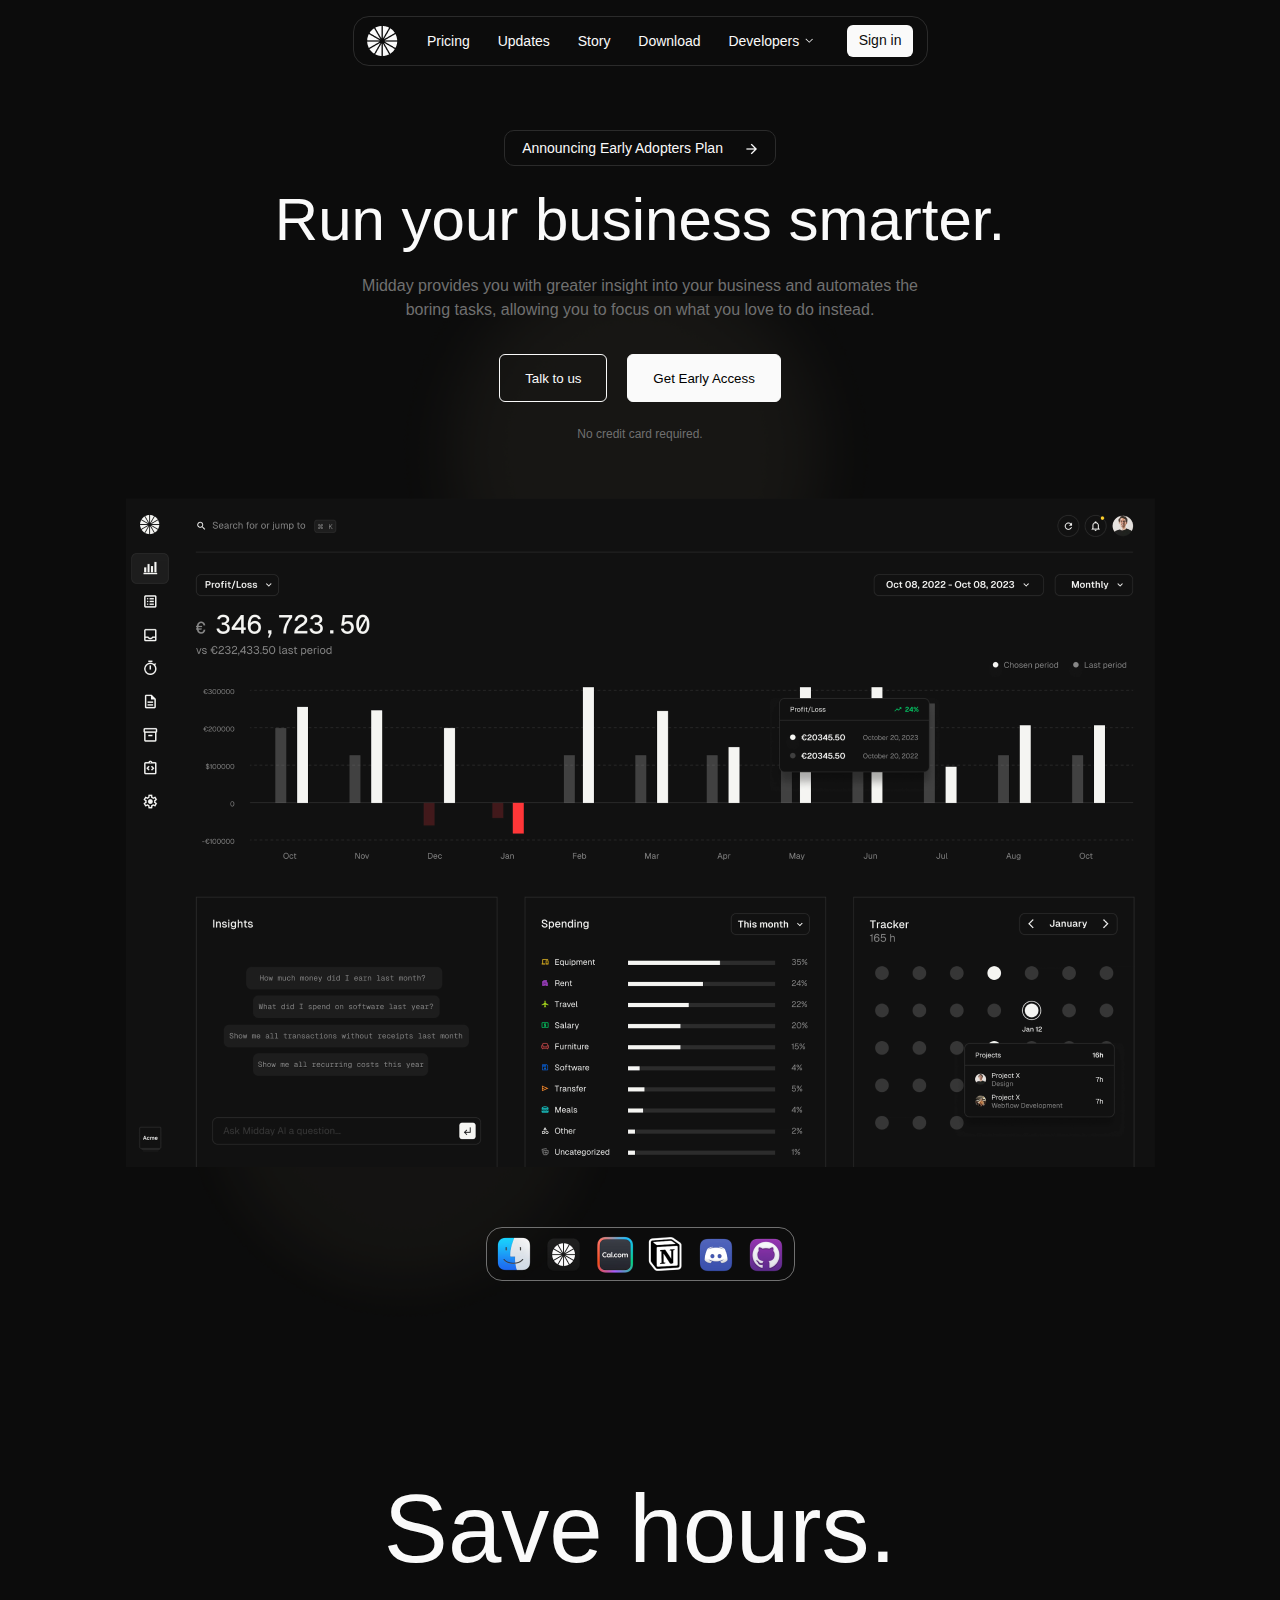
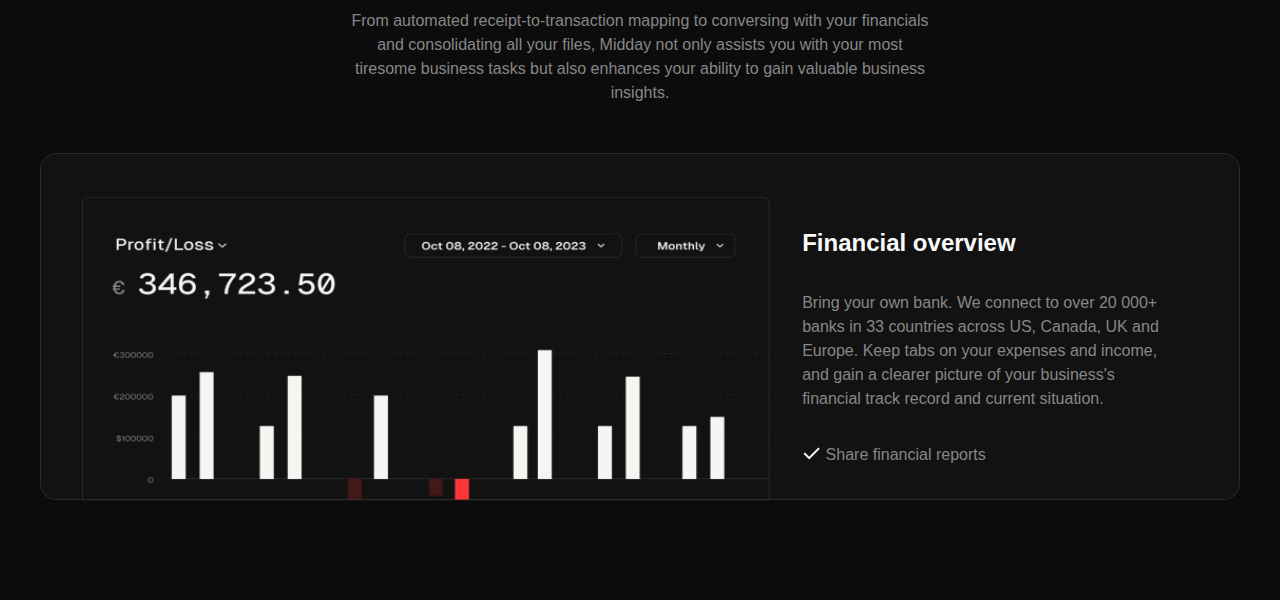
<file: index.html>
<!DOCTYPE html>
<html lang="en">

  <head>
    <meta charset="UTF-8">
    <meta name="viewport" content="width=device-width, initial-scale=1.0">

    <link rel="stylesheet" href="./assets/css/styles.css">
    <title>Test task</title>
  </head>

  <body>
    <div class="container">
      <!-- Navbar -->
      <div class="navbar__top">
        <div class="navbar">
          <a href="/" class="logo"><img src="./assets/images/icons/logo.png" /></a>
          <nav class="navbar__menu-main">
            <ul>
              <li><a href="#">Pricing</a></li>
              <li><a href="#">Updates</a></li>
              <li><a href="#">Story</a></li>
              <li><a href="#">Download</a></li>
              <li class="navbar__submenu">
                <a href="#">Developers <img
                    src="./assets/images/icons/arrow-down.png" /> </a>
                <ul class="navbar__submenu--sub">
                  <li><a href="#">API</a></li>
                  <li><a href="#">Resources</a></li>
                  <li><a href="#">Extensions</a></li>
                </ul>
              </li>
              <li class="sign-in-button sign-in-button--mobile">
                <a href="#" class="sign-in-button">Sign in</a>
              </li>
            </ul>
          </nav>
          <a href="#" class="sign-in-button sign-in-button--desk">Sign in</a>
          <div class="navbar__menu-toggle">
            <div class="hamburger-menu">&#9776;</div>
          </div>
        </div>

      </div>
      <!-- End Navbar -->

      <!-- Get Started -->
      <div class="get-started">
        <div class="get-started__box">
          <p class="border-1">Announcing Early Adopters Plan <img
              src="./assets/images/icons/arrow-right.png" alt class="arrow-animation">
          </p>
          <h1>Run your business smarter.</h1>

          <p class="description">
            Midday provides you with greater insight into your business and automates the 
boring tasks, allowing you to focus on what you love to do instead.
          </p>

          <div class="group-buttons">
            <button type="button" class="button btn-transparent">
              Talk to us
            </button>
            <button type="button" class="button btn-white">
              Get Early Access
            </button>
          </div>

          <p class="note">
            No credit card required.
          </p>
        </div>
        <img src="./assets/images/demo/bg-layer.png" alt="Demo" class="bg-layer" />
      </div>
      <!-- End Get Started -->
      
      <!-- Image Demo -->
      <div class="image-demo">
        <img src="./assets/images/demo/image-demo-1.png" alt="Demo" />
        <img src="./assets/images/demo/bg-layer.png" alt="Demo" class="bg-layer" />
      </div>
      <!-- End Image Demo -->
     
      <!-- Group social-->
      <div class="socials">
        <div class="social__box">
          <a href="#"><img src="./assets/images/icons/finder.png" alt="Finder" /></a>  
          <a href="#"><img src="./assets/images/icons/btn-logo.png" alt="Logo" /></a>  
          <a href="#"><img src="./assets/images/icons/cal.png" alt="Cal.com" /></a>  
          <a href="#"><img src="./assets/images/icons/notion.png" alt="Notion" /></a>  
          <a href="#"><img src="./assets/images/icons/discord.png" alt="Discord" /></a>  
          <a href="#"><img src="./assets/images/icons/github.png" alt="Github" /></a>  
        </div>
      </div>
      <!-- End Group social-->
      
      <!-- Save hours -->
      <div class="save-hours">
        <div class="save-hours__box">
          <h1>Save hours.</h1>
          <p class="description">
            From automated receipt-to-transaction mapping to conversing with your financials 
            and consolidating all your files, Midday not only assists you with your most 
            tiresome business tasks but also enhances your ability to gain valuable business 
            insights.
          </p>

          <div class="save-hours__overview">
            <div class="left">
              <img src="./assets/images/demo/save-hour-demo.png" alt="">
            </div>
            <div class="right">
              <h4>Financial overview</h4>
              <p>Bring your own bank. We connect to over 20 000+ banks in 33 
                countries across US, Canada, UK and Europe. Keep tabs on your 
                expenses and income, and gain a clearer picture of your 
                business's financial track record and current situation.</p>
                <p> <img src="./assets/images/icons/check.png" alt=""> Share financial reports</p>
            </div>
          </div>
          
        </div>
      </div>
      <!-- End Save hours -->
    </div>

    <script src="./assets/js/main.js"></script>
  </body>

</html>
</file>
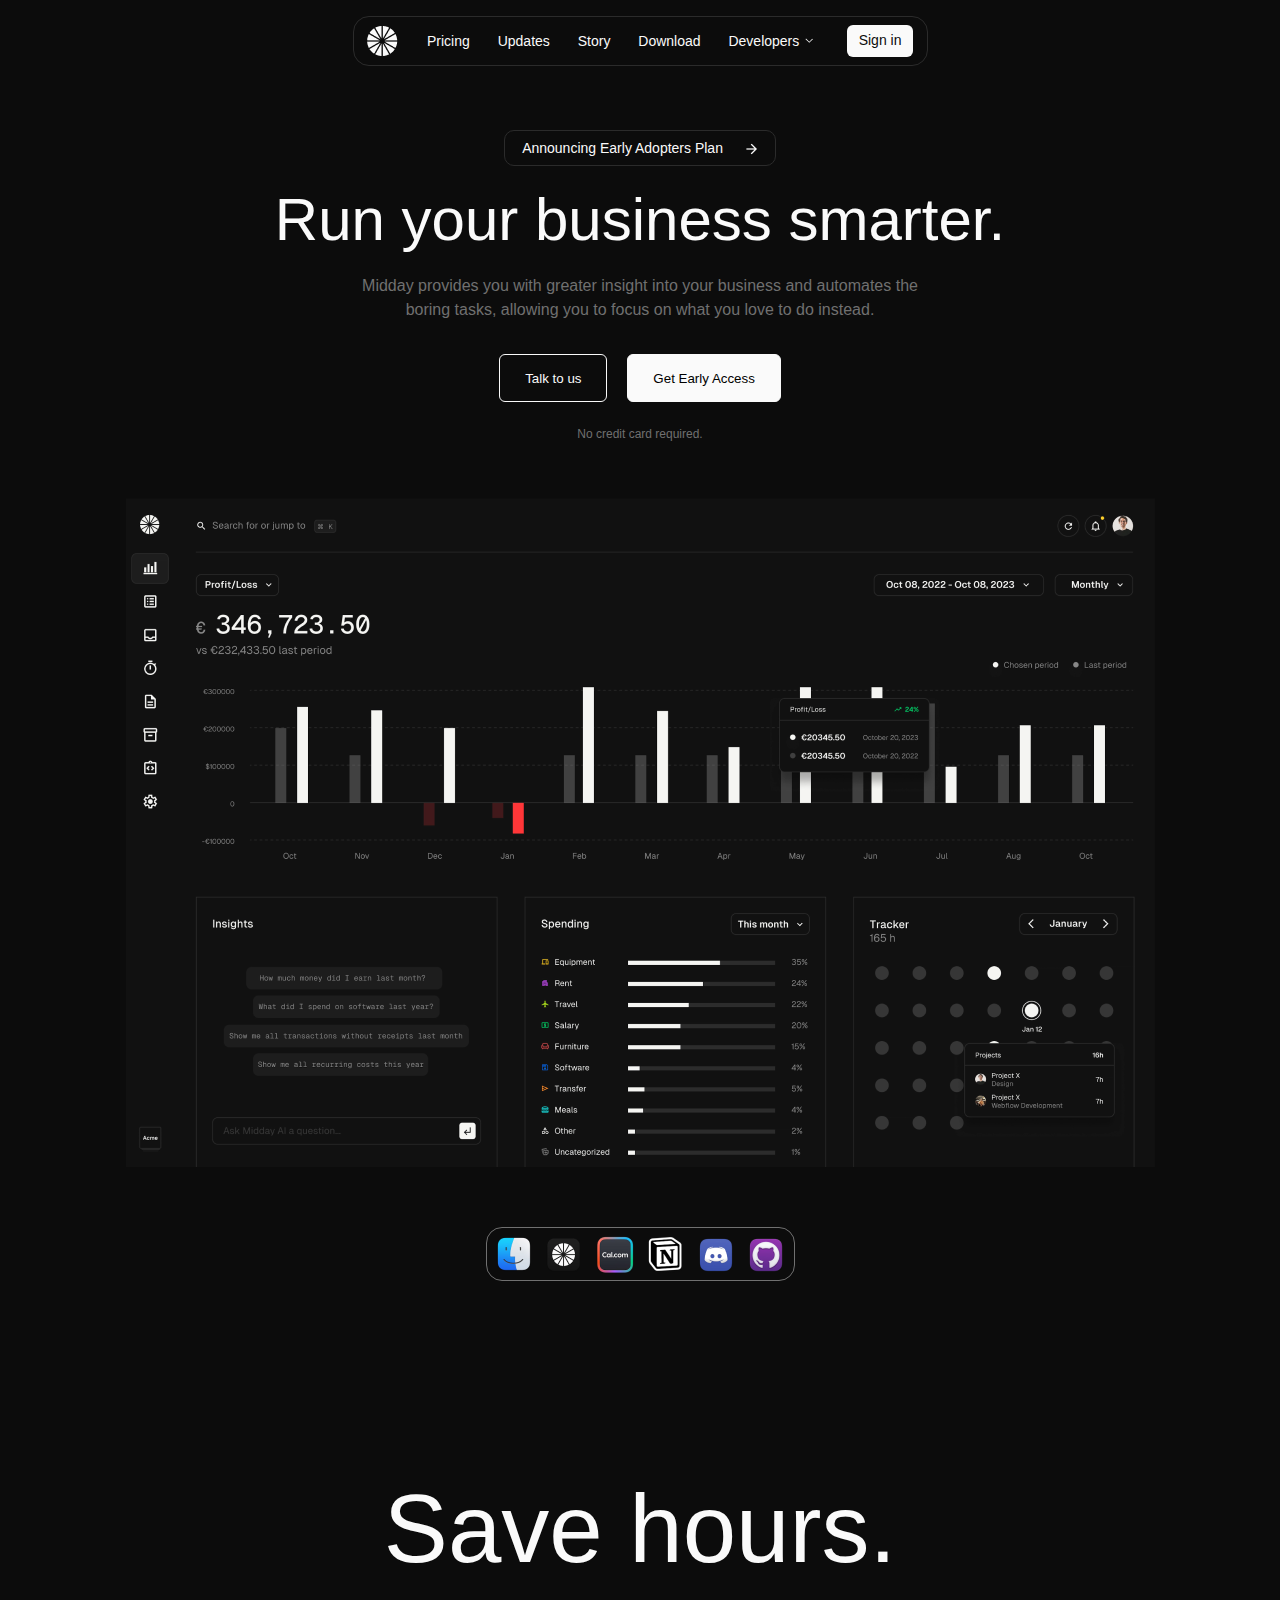
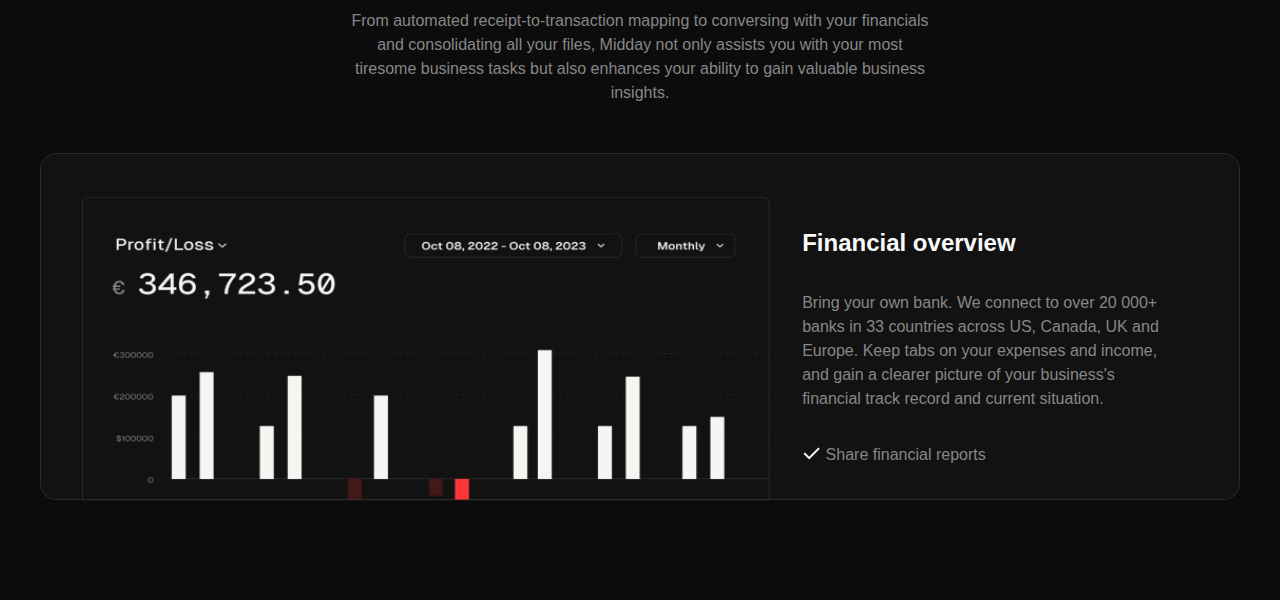
<file: dist/index.html>
<!DOCTYPE html>
<html lang="en">

  <head>
    <meta charset="UTF-8">
    <meta name="viewport" content="width=device-width, initial-scale=1.0">

    <link rel="stylesheet" href="../assets/css/styles.css">
    <title>Test task</title>
  </head>

  <body>
    <div class="container">
      <!-- Navbar -->
      <div class="navbar__top">
        <div class="navbar">
          <a href="/" class="logo"><img src="../assets/images/icons/logo.png" /></a>
          <nav class="navbar__menu-main">
            <ul>
              <li><a href="#">Pricing</a></li>
              <li><a href="#">Updates</a></li>
              <li><a href="#">Story</a></li>
              <li><a href="#">Download</a></li>
              <li class="navbar__submenu">
                <a href="#">Developers <img
                    src="../assets/images/icons/arrow-down.png" /> </a>
                <ul class="navbar__submenu--sub">
                  <li><a href="#">API</a></li>
                  <li><a href="#">Resources</a></li>
                  <li><a href="#">Extensions</a></li>
                </ul>
              </li>
              <li class="sign-in-button sign-in-button--mobile">
                <a href="#" class="sign-in-button">Sign in</a>
              </li>
            </ul>
          </nav>
          <a href="#" class="sign-in-button sign-in-button--desk">Sign in</a>
          <div class="navbar__menu-toggle">
            <div class="hamburger-menu">&#9776;</div>
          </div>
        </div>

      </div>
      <!-- End Navbar -->

      <!-- Get Started -->
      <div class="get-started">
        <div class="get-started__box">
          <p class="border-1">Announcing Early Adopters Plan <img
              src="../assets/images/icons/arrow-right.png" alt class="arrow-animation">
          </p>
          <h1>Run your business smarter.</h1>

          <p class="description">
            Midday provides you with greater insight into your business and automates the 
boring tasks, allowing you to focus on what you love to do instead.
          </p>

          <div class="group-buttons">
            <button type="button" class="button btn-transparent">
              Talk to us
            </button>
            <button type="button" class="button btn-white">
              Get Early Access
            </button>
          </div>

          <p class="note">
            No credit card required.
          </p>
        </div>

      </div>
      <!-- End Get Started -->
      
      <!-- Image Demo -->
      <div class="image-demo">
        <img src="../assets/images/demo/image-demo-1.png" alt="Demo" />
      </div>
      <!-- End Image Demo -->
     
      <!-- Group social-->
      <div class="socials">
        <div class="social__box">
          <a href="#"><img src="../assets/images/icons/finder.png" alt="Finder" /></a>  
          <a href="#"><img src="../assets/images/icons/btn-logo.png" alt="Logo" /></a>  
          <a href="#"><img src="../assets/images/icons/cal.png" alt="Cal.com" /></a>  
          <a href="#"><img src="../assets/images/icons/notion.png" alt="Notion" /></a>  
          <a href="#"><img src="../assets/images/icons/discord.png" alt="Discord" /></a>  
          <a href="#"><img src="../assets/images/icons/github.png" alt="Github" /></a>  
        </div>
      </div>
      <!-- End Group social-->
      
      <!-- Save hours -->
      <div class="save-hours">
        <div class="save-hours__box">
          <h1>Save hours.</h1>
          <p class="description">
            From automated receipt-to-transaction mapping to conversing with your financials 
            and consolidating all your files, Midday not only assists you with your most 
            tiresome business tasks but also enhances your ability to gain valuable business 
            insights.
          </p>

          <div class="save-hours__overview">
            <div class="left">
              <img src="../assets/images/demo/save-hour-demo.png" alt="">
            </div>
            <div class="right">
              <h4>Financial overview</h4>
              <p>Bring your own bank. We connect to over 20 000+ banks in 33 
                countries across US, Canada, UK and Europe. Keep tabs on your 
                expenses and income, and gain a clearer picture of your 
                business's financial track record and current situation.</p>
                <p> <img src="../assets/images/icons/check.png" alt=""> Share financial reports</p>
            </div>
          </div>
          
        </div>
      </div>
      <!-- End Save hours -->
    </div>

    <script src="../assets/js/main.js"></script>
  </body>

</html>
</file>
<file: assets/css/styles.css>
:root {
  --background-color-1: #0c0c0c;
  --background-color-2: #fff;
  --background-color-3: #121212;
  --background-color-4: #555;
  --background-color-5: #eee;
  --font-size-12: 12px;
  --font-size-14: 14px;
  --font-size-16: 16px;
  --font-size-24: 24px;
  --font-size-60: 60px;
  --font-weight-normal: 400;
  --font-weight-bold: 700;
  --font-family-1: 'Helvetica', sans-serif;
  --color-font-1: #fafafa;
  --color-font-2: #0c0c0c;
  --color-font-3: #707070;
  --color-font-4: #878787;
  --border-color-1:#2B2B2B;
  --radius-1: 16px;
  --radius-2: 6px;
  --radius-3: 10px;
}

* {
  margin: 0;
  padding: 0;
}

body {
  background-color: var(--background-color-1);
  font-family: var(--font-family-1);
  font-size: var(--font-size-14);
  font-weight: var(--font-weight-normal);
  line-height: 20px;
  color: var(--color-font-1);
  margin: 16px 0 100px
}

a {
  text-decoration: none;
  color: inherit;
}

a:hover {
  text-decoration: none;
}

/*
** Navbar top
*/
.navbar__top {
  width: 100%;
  display: flex;
  justify-content: center;
}

.navbar {
  display: flex;
  justify-content: space-between;
  align-items: center;
  width: 100%;
  border: 1px solid var(--border-color-1);
  padding: 8px 13px;
  border-radius: var(--radius-1);
  max-width: 547px;
  position: relative;
}

.navbar .logo {
  max-width: 30px;
  max-height: 30px;
}

.navbar .logo img {
  object-fit: cover;
}

.navbar__menu-main ul li {
  display: inline-block;
  position: relative;
  padding: 5px 12px;
}

.navbar__menu-main ul li a {
  font-weight: var(--font-weight-normal);
  font-size: var(--font-size-14);
  line-height: 20px;
  color: var(--color-font-1);
  height: 100%;
}

.navbar__menu-main.active {
  display: inline-block;
}

.navbar__submenu--sub {
  display: none;
  margin-top: 0;
  position: absolute;
  top: 100%;
  left: 10px;  
  background-color: var(--background-color-1);
  border: 1px solid var(--border-color-1);
  z-index:1;
  animation: fadeInUp 0.5s ease forwards;
}

.navbar__menu-main .navbar__submenu--sub li,
.navbar__menu-main ul li a {
  display: block;
}

.navbar__menu-main .navbar__submenu--sub li a {
  padding: 5px 12px;
  box-sizing: border-box;
}

.navbar__menu-main .navbar__submenu--sub li:hover {
  background-color: var(--background-color-3);
  border: 1px solid var(--border-color-1);
}

.navbar__menu-main ul > li:hover .navbar__submenu--sub {
  display: block;
}

.container {
  width: 100%; 
  max-width: 1200px; 
  margin-left: auto; 
  margin-right: auto; 
  padding-left: 15px; 
  padding-right: 15px;
}

.sign-in-button {
  display: inline-block;
  padding: 5px 12px;
  background-color: var(--color-font-1);
  border-radius: var(--radius-2);
  color: var(--color-font-2) !important;
  min-height: 32px;
  max-height: 32px;
  box-sizing: border-box;
}

.sign-in-button.sign-in-button--mobile {
  display: none; 
}

.navbar__menu-toggle {
  display: none;
}

.navbar__menu-toggle .hamburger-menu {
  font-size: 42px;
  color: var(--color-font-1);
  cursor: pointer;
}

.border-1 {
  border: 1px solid var(--border-color-1);
  padding: 7px 17px;
  border-radius: var(--radius-3);
  cursor: pointer;
}

.get-started  {
  text-align: center;
  margin-top: 64px;
  position: relative;
}

.get-started img.bg-layer {
  position: absolute;
  bottom: -53%;
  left: 50%;
  transform: translateX(-50%);
  width: 100%;
  height: 100%;
  max-width: 505px;
  max-height: 505px;
  z-index: -1;
  object-fit: cover;
}


.get-started .get-started__box {
  max-width: 738px;
  margin: 0 auto;
}

.get-started .get-started__box p {
  display: inline-block;
}

.get-started .get-started__box p img {
  vertical-align: middle;
  margin-left: 18px;
}

.get-started .get-started__box h1 {
  margin-top: 24px;
  font-size: var(--font-size-60);
  font-weight: var(--font-weight-normal);
  line-height: 60px;
}

.get-started .get-started__box p.description {
  margin-top: 24px;
  line-height: 24px;
  font-size: var(--font-size-16);
  color: var(--color-font-3);
  max-width: 600px; 
}

.get-started .get-started__box p.note {
  margin-top: 24px;
  font-size: var(--font-size-12); 
  line-height: 16px;
  color: var(--color-font-3);
}

.group-buttons {
  margin-top: 32px;
}

.button {
  max-height: 48px;
  padding: 16px 25px;
  border-radius: var(--radius-2);
  cursor: pointer;
  transition: all 0.3s ease;
}

.button:hover {
  background-color: var(--background-color-4);
  transform: translateY(-2px);
  box-shadow: 0 4px 8px rgba(0, 0, 0, 0.2);
}

.btn-white {
  background-color: var(--color-font-1);
  border: 1px solid var(--color-font-1);
}

.btn-white:hover {
  background-color: var(--background-color-5);
}

.btn-transparent {
  background-color: transparent;
  color: var(--color-font-1);
  border: 1px solid var(--color-font-1);
  margin-right: 16px;
}

.btn-transparent:hover {
 
}

/**
** Image demo
*/

.image-demo img.bg-layer {
  position: absolute;
  bottom: -50%;
  left: 12%;
  width: 100%;
  height: 100%;
  max-width: 505px;
  max-height: 505px;
  z-index: -1;
  object-fit: cover;
  opacity: 0.8;
}

.image-demo img {
  width: 100%;
  object-fit: none;
}

/**
** Socials
*/
.socials {
}

.social__box {
  border: 1px solid var(--color-font-3);
  padding: 6px 7px;
  border-radius: var(--radius-1);
  max-width: 293px;
  display: flex;
  justify-content: space-between;
  align-items: center;
  margin: auto;
}

.social__box a {
  max-height: 40px;
  max-width: 40px;
  transition: all 0.3s ease;
  animation: shake 1.5s infinite alternate ease-in-out;
}

.social__box a img {
  width: 100%;
  height: 100%;
  object-fit: cover;
}

/*
** Save hours
*/
.save-hours {
  margin-top: 200px;
}

.save-hours__box {
  margin: auto;
  text-align: center;
}

.save-hours__box h1 {
  font-size: 96px;
  line-height: 96px;
  color: var(--color-font-1);
  font-weight: var(--font-weight-normal);
}

.save-hours__box p {
  margin: 32px auto 0;
  font-size: var(--font-size-16);
  line-height: 24px;
  color: var(--color-font-4);
  max-width: 590px;
}

.save-hours__overview {
  margin-top: 48px;
  display: flex;
  background-color: var(--background-color-3);
  padding: 41px 41px 0 41px;
  border: 1px solid var(--border-color-1);
  border-radius: var(--radius-1);
}

.save-hours__overview .left {
  position: relative;
  width: 100%;
}

.save-hours__overview .left img  {
  height: 100%;
  width: 100%;
  position: absolute;
  bottom: -2px;
  left: 0;
}

.save-hours__overview .right {
  padding: 2rem;
}

.save-hours__overview .right h4 {
  text-align: left;
  font-size: var(--font-size-24);
  line-height: 32px;
}

.save-hours__overview .right p {
  text-align: left;
}

/**
** Animations
*/
@keyframes arrowBounce {
  0%, 100% {
    transform: translateX(0);
  }
  50% {
    transform: translateX(5px);
  }
}

.arrow-animation {
  display: inline-block;
  animation: arrowBounce 1s ease-in-out infinite;
}

@keyframes fadeInUp {
  from {
    opacity: 0;
    transform: translateY(20px);
  }
  to {
    opacity: 1;
    transform: translateY(0);
  }
}

@keyframes shake {
  0%, 100% {
    transform: rotate(-5deg);
  }
  50% {
    transform: rotate(5deg);
  }
}

@media (max-width: 1192px) {
  .container {
    max-width: 90%;
  }
}

@media (max-width: 992px) {
  .container {
    padding-left: 10px;
    padding-right: 10px;
  }

  .image-demo {
    margin-top: 49px;
  }

  .sign-in-button.sign-in-button--desk {
    position: absolute;
    top: 7px;
    left: 50%;
    transform: translateX(-50%);
  }

  .sign-in-button--mobile {
    display: inline-block;
  }

  .navbar__menu-toggle {
    display: inline-block;
  }

  .navbar__menu-main {
    display: none;
  }

  .save-hours__overview {
    flex-direction: column;
  }

  .save-hours__overview .left img {
    position: relative;
  }

  .image-demo {
    position: relative;
  }

  .image-demo img {
    object-fit: cover;
  }

  .socials {
    margin-top: 32px;
  }

  .navbar {
    justify-content: space-between;
    align-items: flex-start;
  }

  .navbar__menu-main ul:not(.navbar__submenu--sub) {
    padding-top: 36px;
    padding-left: 30px;
  }

  .navbar__menu-main ul li {
    display: block;
  }
}

@media (max-width: 768px) {
  .container {
      padding-left: 10px;
      padding-right: 10px;
  }
}

@media (max-width: 576px) {
  .container {
      padding-left: 5px;
      padding-right: 5px;
  }
}
</file>
